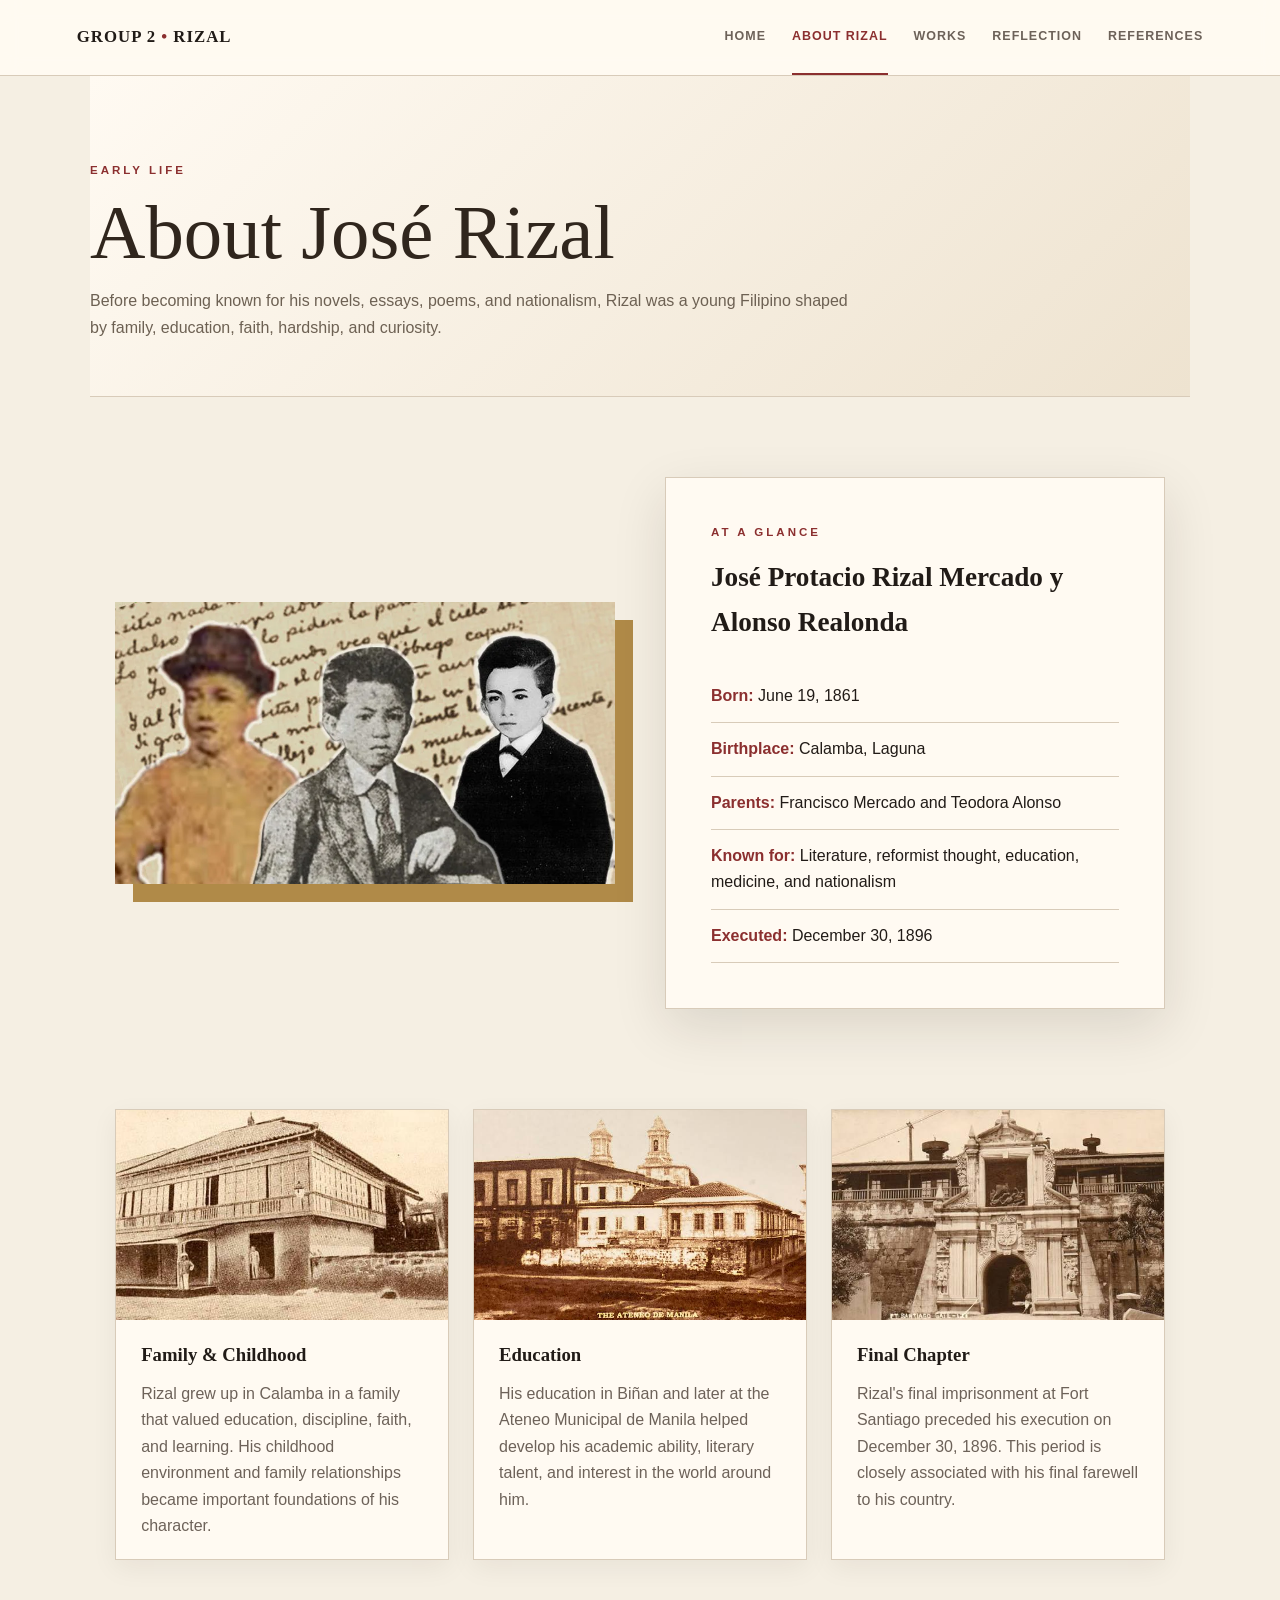
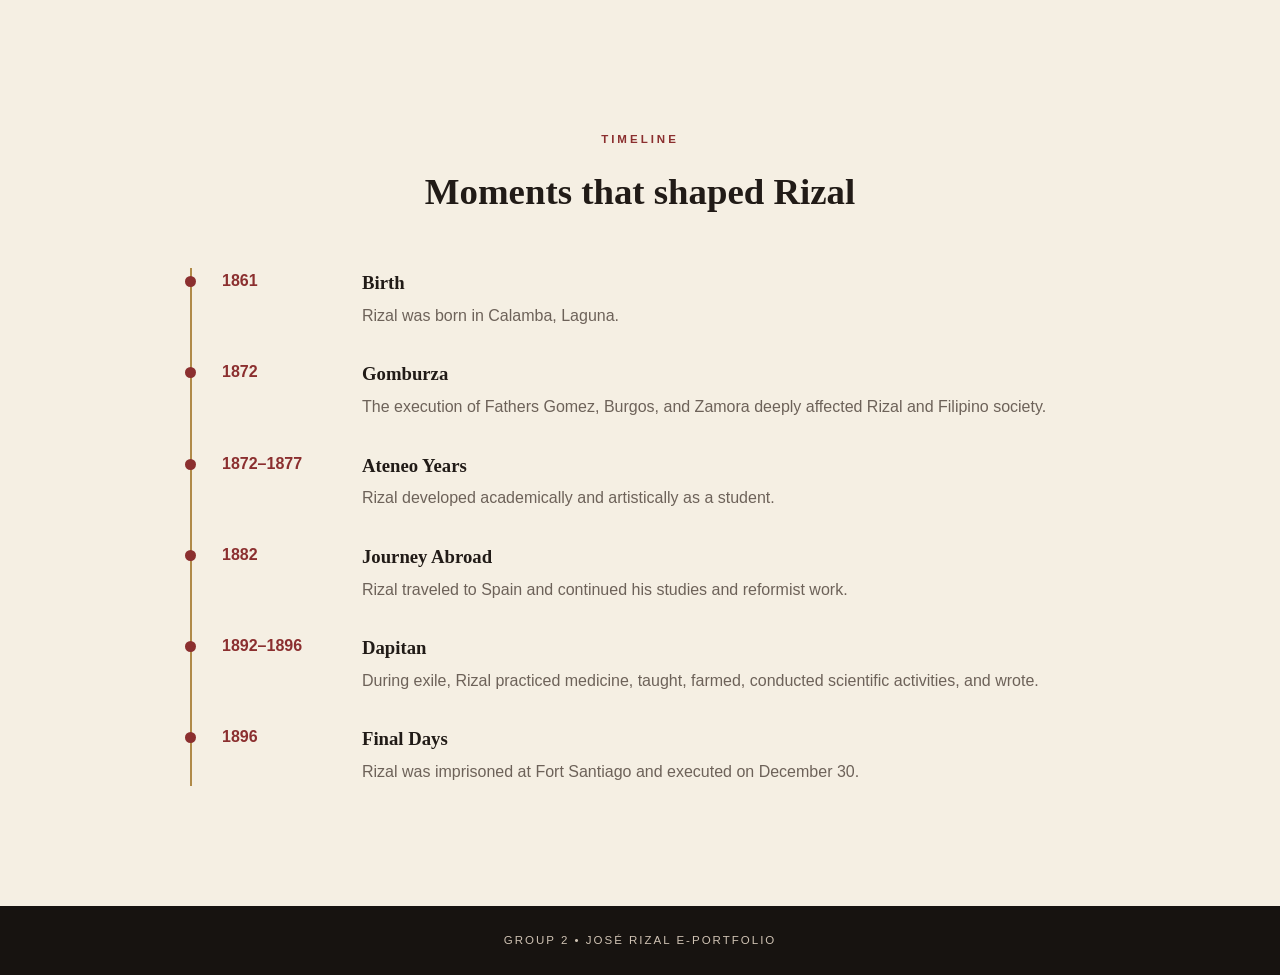
<file: about.html>
<!DOCTYPE html>
<html lang="en">
<head>
  <meta charset="UTF-8">
  <meta name="viewport" content="width=device-width, initial-scale=1.0">
  <title>About Rizal | Rizal E-Portfolio</title>
  <link rel="stylesheet" href="./style.css">
</head>
<body>
<header class="site-header">
  <a href="home.html" class="brand">GROUP 2 <span>•</span> RIZAL</a>
  <button class="menu-toggle" onclick="toggleMenu()">☰</button>
  <nav id="mainNav">
    <a href="home.html">HOME</a><a class="active" href="about.html">ABOUT RIZAL</a><a href="works.html">WORKS</a><a href="reflection.html">REFLECTION</a><a href="references.html">REFERENCES</a>
  </nav>
</header>

<main class="page">
  <section class="page-hero">
    <p class="eyebrow">EARLY LIFE</p>
    <h1>About José Rizal</h1>
    <p>Before becoming known for his novels, essays, poems, and nationalism, Rizal was a young Filipino shaped by family, education, faith, hardship, and curiosity.</p>
  </section>

  <section class="about-grid">
    <div class="about-image large-image"><img src="images/young-rizal.jpg" alt="Young José Rizal" onerror="this.classList.add('image-missing')"></div>
    <div class="paper-card">
      <p class="eyebrow">AT A GLANCE</p>
      <h2>José Protacio Rizal Mercado y Alonso Realonda</h2>
      <ul class="fact-list">
        <li><strong>Born:</strong> June 19, 1861</li>
        <li><strong>Birthplace:</strong> Calamba, Laguna</li>
        <li><strong>Parents:</strong> Francisco Mercado and Teodora Alonso</li>
        <li><strong>Known for:</strong> Literature, reformist thought, education, medicine, and nationalism</li>
        <li><strong>Executed:</strong> December 30, 1896</li>
      </ul>
    </div>
  </section>

  <section class="story-grid">
    <article class="story-card"><img src="images/rizal-ancestral-house.jpg" alt="Rizal ancestral house" onerror="this.classList.add('image-missing')"><h3>Family & Childhood</h3><p>Rizal grew up in Calamba in a family that valued education, discipline, faith, and learning. His childhood environment and family relationships became important foundations of his character.</p></article>
    <article class="story-card"><img src="images/rizal-ateneo.jpg" alt="Ateneo and Rizal's education" onerror="this.classList.add('image-missing')"><h3>Education</h3><p>His education in Biñan and later at the Ateneo Municipal de Manila helped develop his academic ability, literary talent, and interest in the world around him.</p></article>
    <article class="story-card"><img src="images/fort-santiago.jpg" alt="Fort Santiago" onerror="this.classList.add('image-missing')"><h3>Final Chapter</h3><p>Rizal's final imprisonment at Fort Santiago preceded his execution on December 30, 1896. This period is closely associated with his final farewell to his country.</p></article>
  </section>

  <section class="timeline-section">
    <div class="section-heading"><p class="eyebrow">TIMELINE</p><h2>Moments that shaped Rizal</h2></div>
    <div class="timeline">
      <div class="timeline-item"><span>1861</span><div><h3>Birth</h3><p>Rizal was born in Calamba, Laguna.</p></div></div>
      <div class="timeline-item"><span>1872</span><div><h3>Gomburza</h3><p>The execution of Fathers Gomez, Burgos, and Zamora deeply affected Rizal and Filipino society.</p></div></div>
      <div class="timeline-item"><span>1872–1877</span><div><h3>Ateneo Years</h3><p>Rizal developed academically and artistically as a student.</p></div></div>
      <div class="timeline-item"><span>1882</span><div><h3>Journey Abroad</h3><p>Rizal traveled to Spain and continued his studies and reformist work.</p></div></div>
      <div class="timeline-item"><span>1892–1896</span><div><h3>Dapitan</h3><p>During exile, Rizal practiced medicine, taught, farmed, conducted scientific activities, and wrote.</p></div></div>
      <div class="timeline-item"><span>1896</span><div><h3>Final Days</h3><p>Rizal was imprisoned at Fort Santiago and executed on December 30.</p></div></div>
    </div>
  </section>
</main>
<footer>GROUP 2 • JOSÉ RIZAL E-PORTFOLIO</footer>
<script src="./script.js" defer></script>
</body>
</html>
</file>
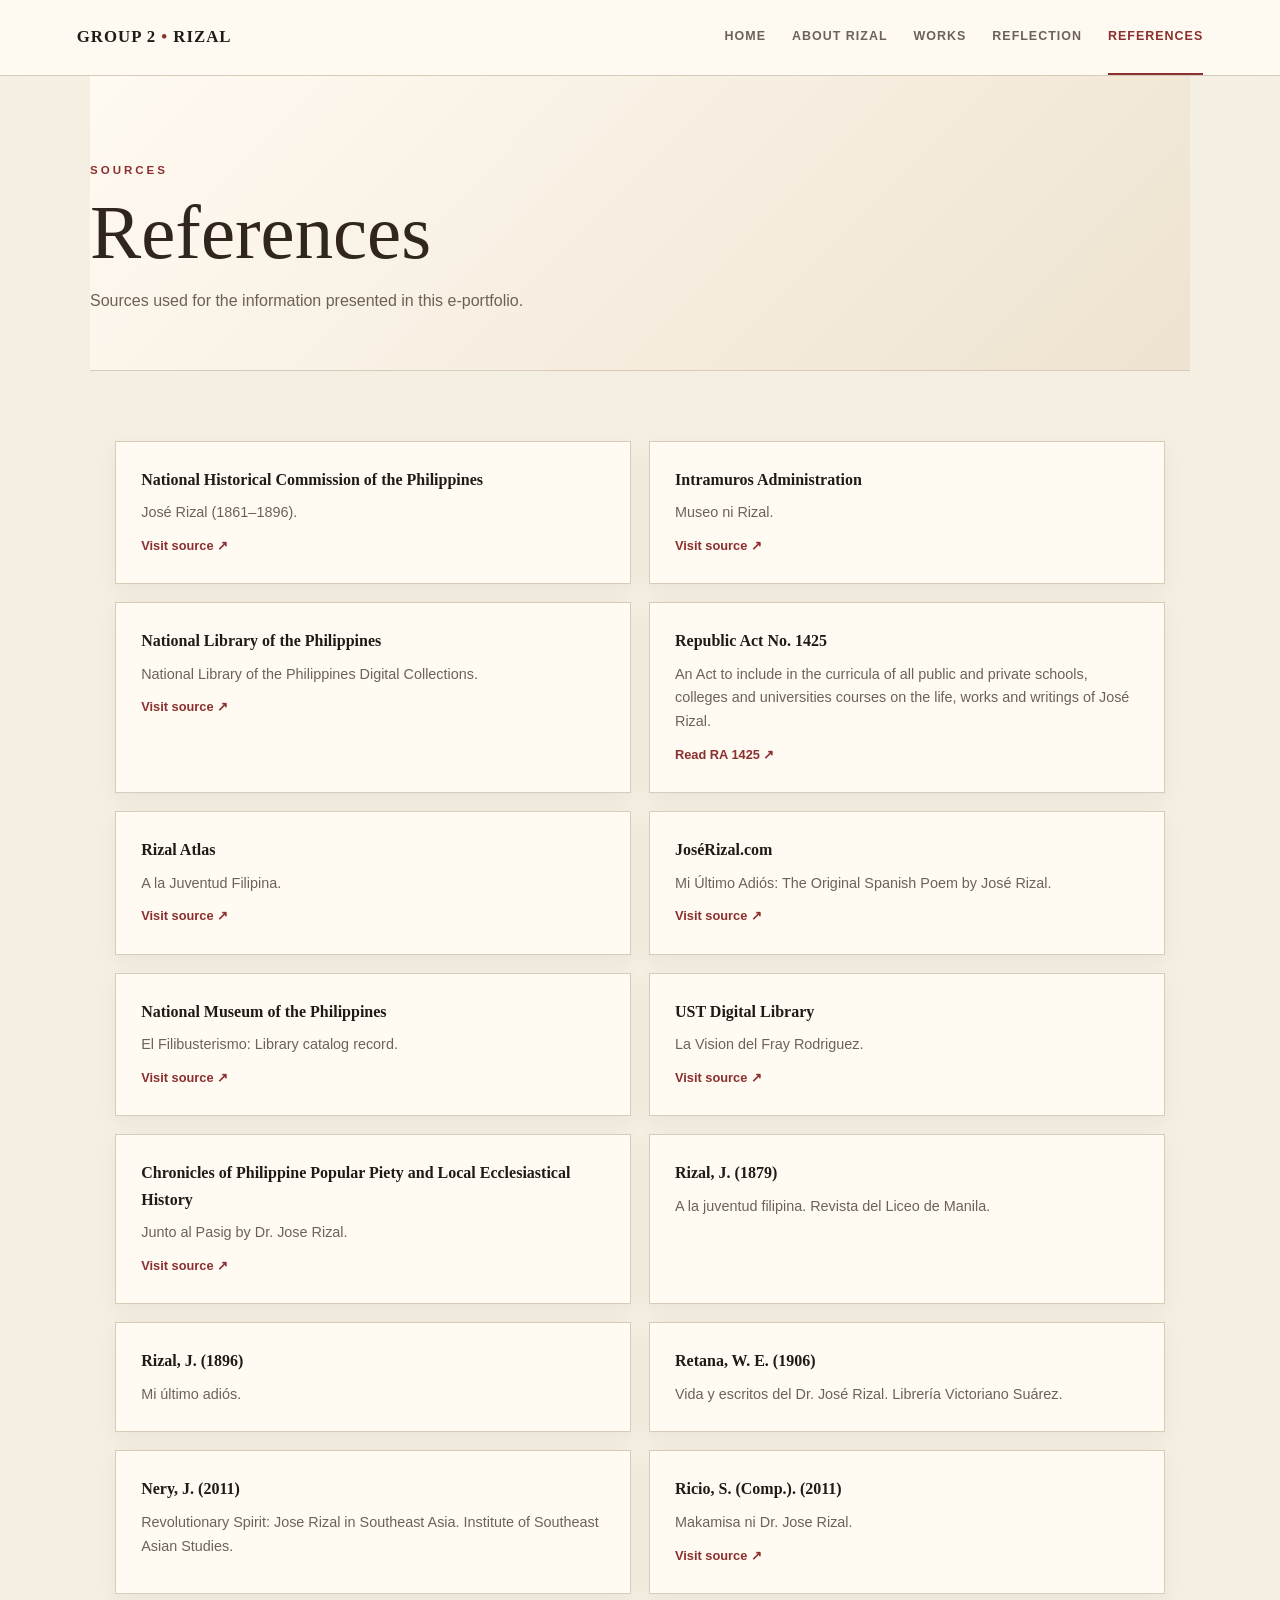
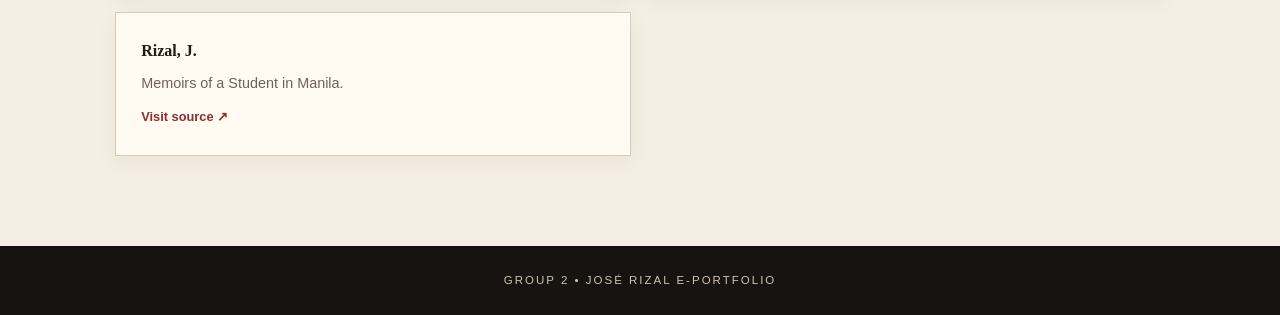
<file: references.html>
<!DOCTYPE html>
<html lang="en">
<head>
  <meta charset="UTF-8">
  <meta name="viewport" content="width=device-width, initial-scale=1.0">
  <title>References | Rizal E-Portfolio</title>
  <link rel="stylesheet" href="./style.css">
</head>
<body>
<header class="site-header">
  <a href="home.html" class="brand">GROUP 2 <span>•</span> RIZAL</a>
  <button class="menu-toggle" onclick="toggleMenu()">☰</button>
  <nav id="mainNav">
    <a href="home.html">HOME</a><a href="about.html">ABOUT RIZAL</a><a href="works.html">WORKS</a><a href="reflection.html">REFLECTION</a><a class="active" href="references.html">REFERENCES</a>
  </nav>
</header>

<main class="page">
  <section class="page-hero">
    <p class="eyebrow">SOURCES</p>
    <h1>References</h1>
    <p>Sources used for the information presented in this e-portfolio.</p>
  </section>

  <section class="reference-list">
    <article>
      <h3>National Historical Commission of the Philippines</h3>
      <p>José Rizal (1861–1896).</p>
      <a href="https://philhistoricsites.nhcp.gov.ph/registry_database/jose-rizal-1861-1896/" target="_blank">Visit source ↗</a>
    </article>
    <article>
      <h3>Intramuros Administration</h3>
      <p>Museo ni Rizal.</p>
      <a href="https://intramuros.gov.ph/mnr/" target="_blank">Visit source ↗</a>
    </article>
    <article>
      <h3>National Library of the Philippines</h3>
      <p>National Library of the Philippines Digital Collections.</p>
      <a href="https://nlpdl.nlp.gov.ph/" target="_blank">Visit source ↗</a>
    </article>
    <article>
      <h3>Republic Act No. 1425</h3>
      <p>An Act to include in the curricula of all public and private schools, colleges and universities courses on the life, works and writings of José Rizal.</p>
      <a href="https://lawphil.net/statutes/repacts/ra1956/ra_1425_1956.html" target="_blank">Read RA 1425 ↗</a>
    </article>
    <article>
      <h3>Rizal Atlas</h3>
      <p>A la Juventud Filipina.</p>
      <a href="https://askrizal.app/atlas/works/a-la-juventud-filipina/" target="_blank">Visit source ↗</a>
    </article>
    <article>
      <h3>JoséRizal.com</h3>
      <p>Mi Último Adiós: The Original Spanish Poem by José Rizal.</p>
      <a href="https://www.joserizal.com/works/mi-ultimo-adios/" target="_blank">Visit source ↗</a>
    </article>
    <article>
      <h3>National Museum of the Philippines</h3>
      <p>El Filibusterismo: Library catalog record.</p>
      <a href="https://library.nationalmuseum.gov.ph/cgi-bin/koha/opac-detail.pl?biblionumber=3677" target="_blank">Visit source ↗</a>
    </article>
    <article>
      <h3>UST Digital Library</h3>
      <p>La Vision del Fray Rodriguez.</p>
      <a href="https://digilib.ust.edu.ph/digital/collection/section5/id/36632" target="_blank">Visit source ↗</a>
    </article>
    <article>
      <h3>Chronicles of Philippine Popular Piety and Local Ecclesiastical History</h3>
      <p>Junto al Pasig by Dr. Jose Rizal.</p>
      <a href="https://pintakasiph.wordpress.com/2021/06/26/junto-al-pasig-by-dr-jose-rizal/" target="_blank">Visit source ↗</a>
    </article>
    <article>
      <h3>Rizal, J. (1879)</h3>
      <p>A la juventud filipina. Revista del Liceo de Manila.</p>
    </article>
    <article>
      <h3>Rizal, J. (1896)</h3>
      <p>Mi último adiós.</p>
    </article>
    <article>
      <h3>Retana, W. E. (1906)</h3>
      <p>Vida y escritos del Dr. José Rizal. Librería Victoriano Suárez.</p>
    </article>
    <article>
      <h3>Nery, J. (2011)</h3>
      <p>Revolutionary Spirit: Jose Rizal in Southeast Asia. Institute of Southeast Asian Studies.</p>
    </article>
    <article>
      <h3>Ricio, S. (Comp.). (2011)</h3>
      <p>Makamisa ni Dr. Jose Rizal.</p>
      <a href="https://www.scribd.com/doc/61250746/Makamisa-Ni-Dr-Jose-Rizal-1" target="_blank">Visit source ↗</a>
    </article>
    <article>
      <h3>Rizal, J.</h3>
      <p>Memoirs of a Student in Manila.</p>
      <a href="https://www.scribd.com/doc/37526746/Memoirs-of-a-Student-in-Manila" target="_blank">Visit source ↗</a>
    </article>
  </section>
</main>
<footer>GROUP 2 • JOSÉ RIZAL E-PORTFOLIO</footer>
<script src="./script.js" defer></script>
</body>
</html>
</file>
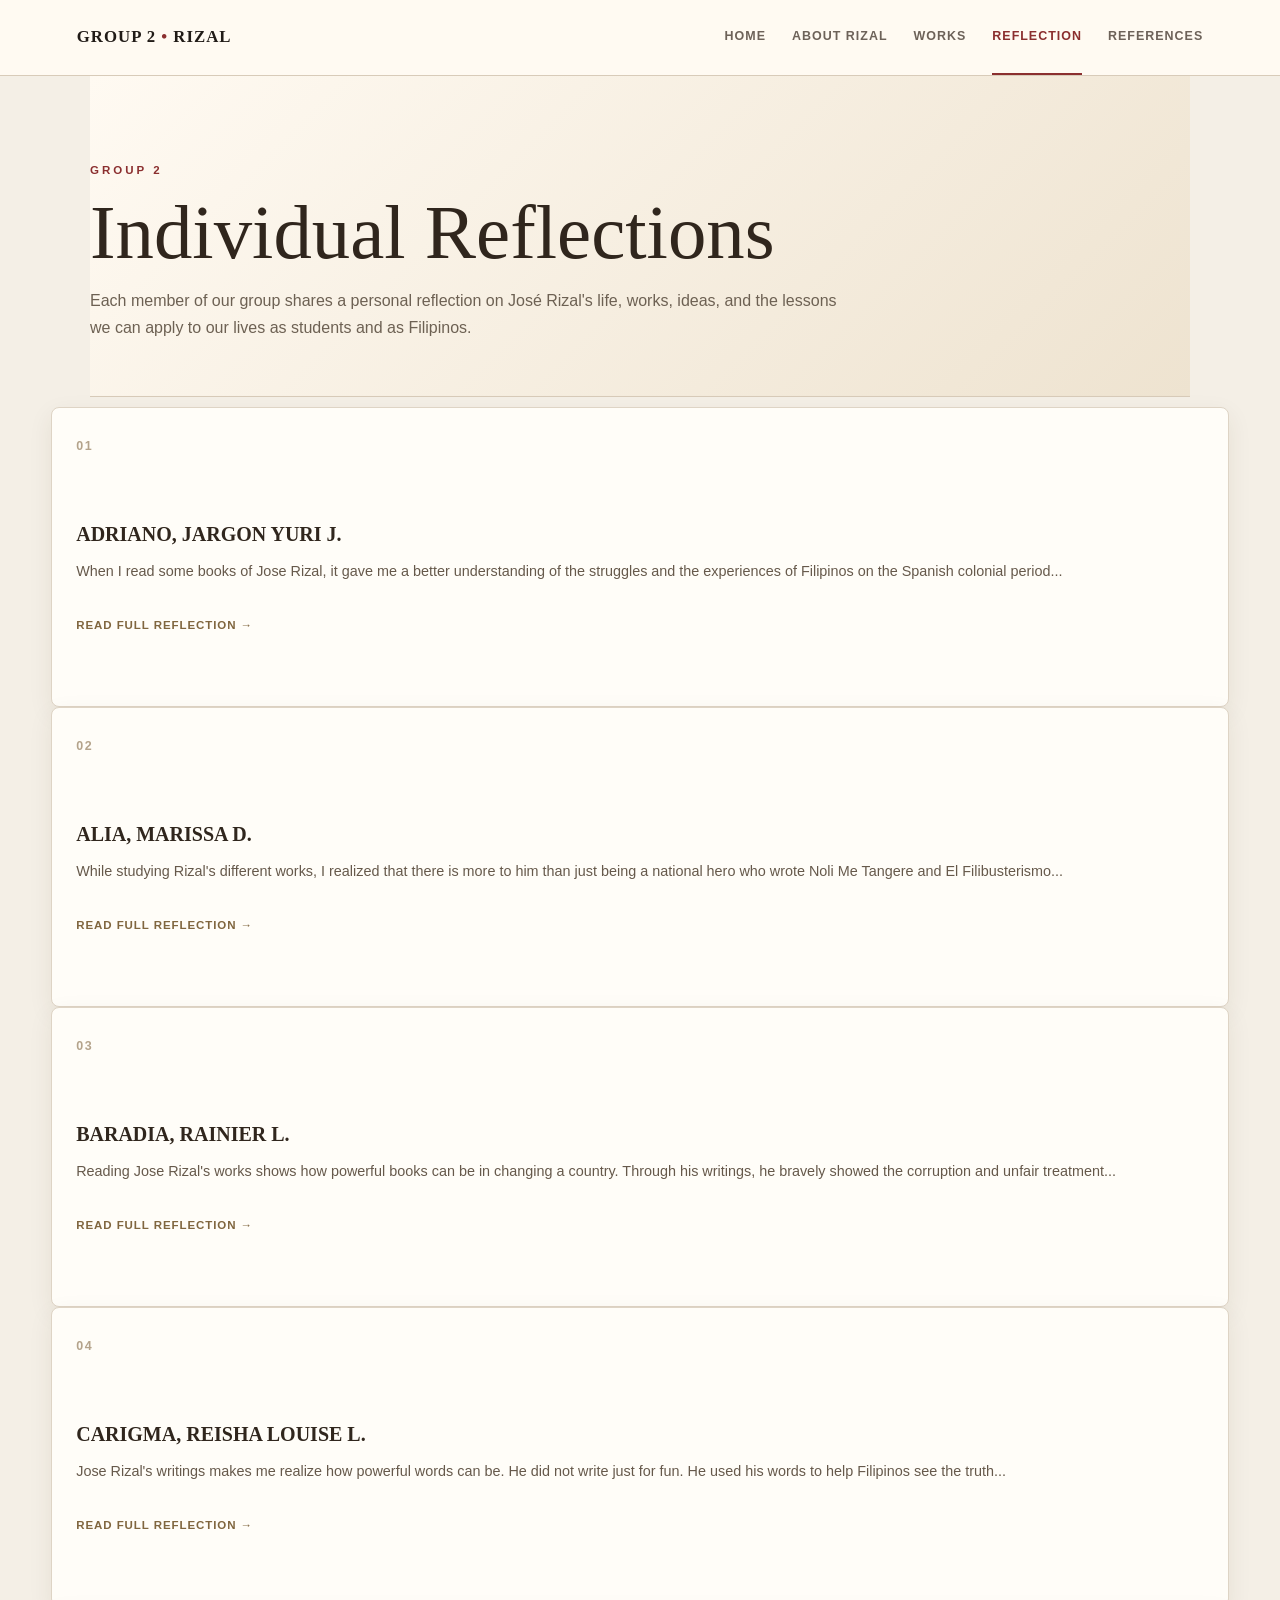
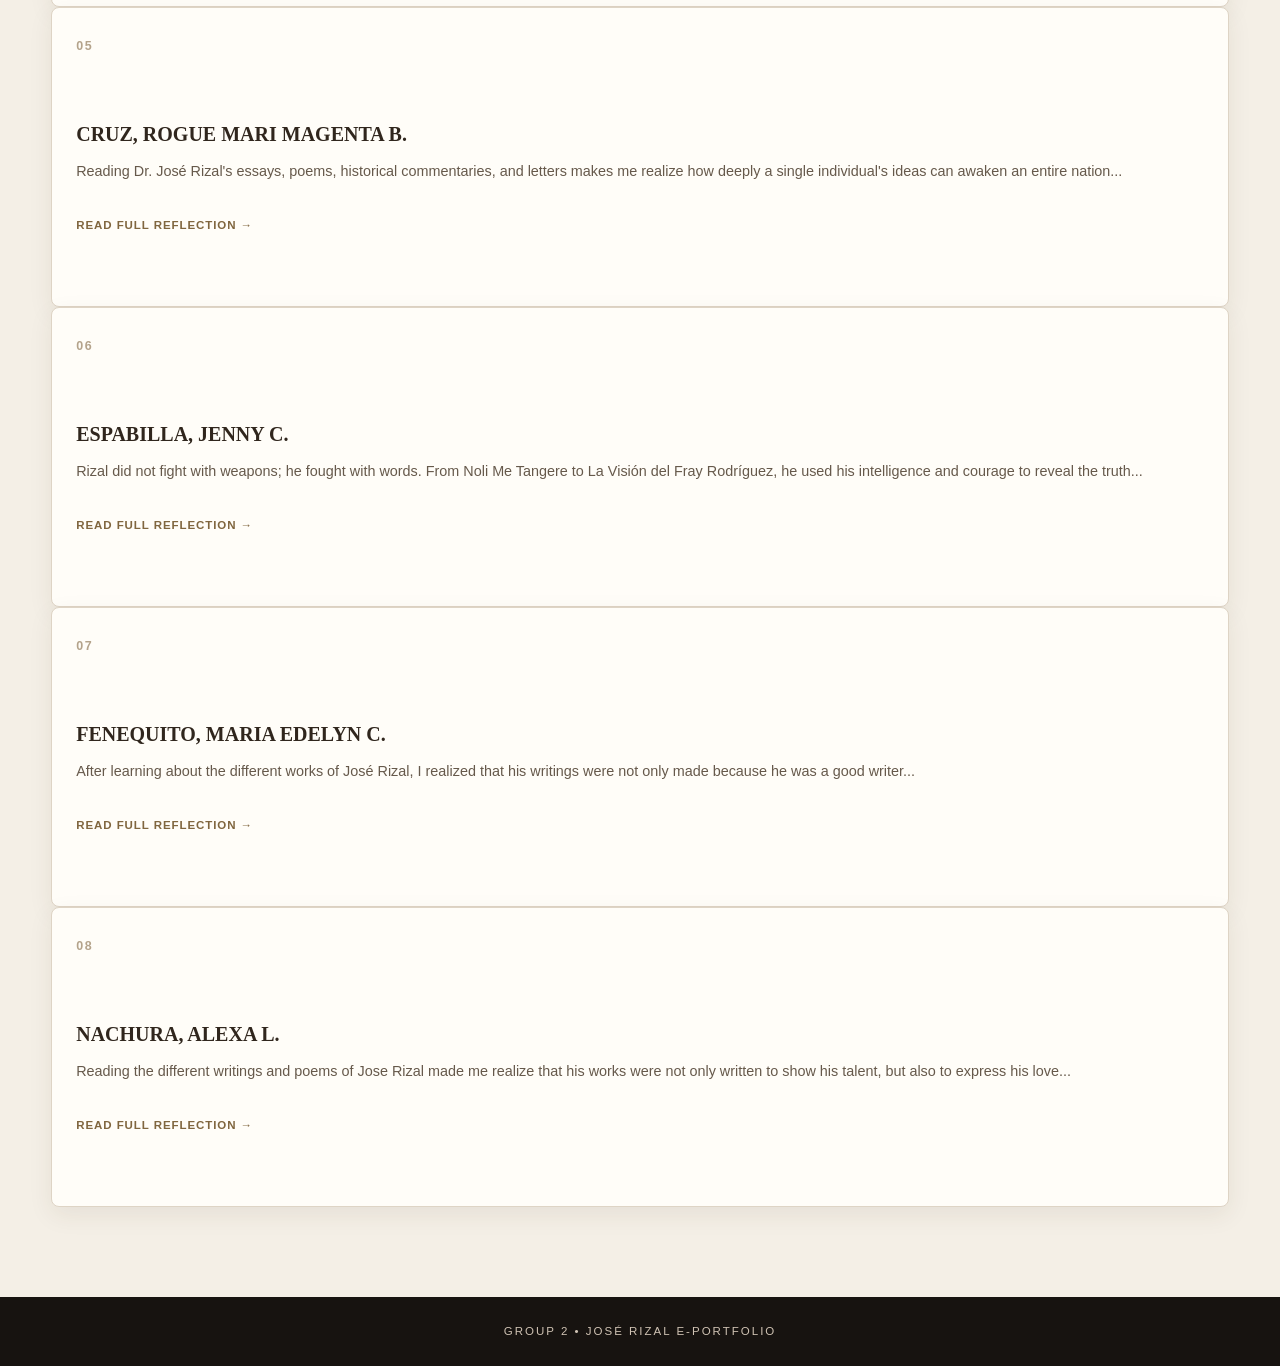
<file: reflection.html>
<!DOCTYPE html>
<html lang="en">
<head>
  <meta charset="UTF-8">
  <meta name="viewport" content="width=device-width, initial-scale=1.0">

  <title>Reflection | Rizal E-Portfolio</title>

  <link rel="stylesheet" href="style.css">
</head>

<body class="reflection-page">

<!-- =========================
     HEADER
========================= -->

<header class="site-header">

  <a href="home.html" class="brand">
    GROUP 2 <span>•</span> RIZAL
  </a>

  <button class="menu-toggle" onclick="toggleMenu()">☰</button>

  <nav id="mainNav">
    <a href="home.html">HOME</a>
    <a href="about.html">ABOUT RIZAL</a>
    <a href="works.html">WORKS</a>
    <a class="active" href="reflection.html">REFLECTION</a>
    <a href="references.html">REFERENCES</a>
  </nav>

</header>


<!-- =========================
     MAIN CONTENT
========================= -->

<main class="page">

  <!-- PAGE HERO -->

  <section class="page-hero">

    <p class="eyebrow">GROUP 2</p>

    <h1>Individual Reflections</h1>

    <p>
      Each member of our group shares a personal reflection on
      José Rizal's life, works, ideas, and the lessons we can
      apply to our lives as students and as Filipinos.
    </p>

  </section>


  <!-- =========================
       REFLECTION CARDS
  ========================= -->

  <section class="individual-reflections">


    <!-- 01 ADRIANO -->

    <article
      class="individual-reflection"
      onclick="openReflection('adriano')"
    >

      <div class="reflection-number">
        01
      </div>

      <div class="reflection-content">

        <h2>
          ADRIANO, JARGON YURI J.
        </h2>

        <p>
          When I read some books of Jose Rizal, it gave me a
          better understanding of the struggles and the
          experiences of Filipinos on the Spanish colonial period...
        </p>

        <span class="read-more">
          READ FULL REFLECTION →
        </span>

      </div>

    </article>


    <!-- 02 ALIA -->

    <article
      class="individual-reflection"
      onclick="openReflection('alia')"
    >

      <div class="reflection-number">
        02
      </div>

      <div class="reflection-content">

        <h2>
          ALIA, MARISSA D.
        </h2>

        <p>
          While studying Rizal's different works, I realized
          that there is more to him than just being a national
          hero who wrote Noli Me Tangere and El Filibusterismo...
        </p>

        <span class="read-more">
          READ FULL REFLECTION →
        </span>

      </div>

    </article>


    <!-- 03 BARADIA -->

    <article
      class="individual-reflection"
      onclick="openReflection('baradia')"
    >

      <div class="reflection-number">
        03
      </div>

      <div class="reflection-content">

        <h2>
          BARADIA, RAINIER L.
        </h2>

        <p>
          Reading Jose Rizal's works shows how powerful books
          can be in changing a country. Through his writings,
          he bravely showed the corruption and unfair treatment...
        </p>

        <span class="read-more">
          READ FULL REFLECTION →
        </span>

      </div>

    </article>


    <!-- 04 CARIGMA -->

    <article
      class="individual-reflection"
      onclick="openReflection('carigma')"
    >

      <div class="reflection-number">
        04
      </div>

      <div class="reflection-content">

        <h2>
          CARIGMA, REISHA LOUISE L.
        </h2>

        <p>
          Jose Rizal's writings makes me realize how powerful
          words can be. He did not write just for fun. He used
          his words to help Filipinos see the truth...
        </p>

        <span class="read-more">
          READ FULL REFLECTION →
        </span>

      </div>

    </article>


    <!-- 05 CRUZ -->

    <article
      class="individual-reflection"
      onclick="openReflection('cruz')"
    >

      <div class="reflection-number">
        05
      </div>

      <div class="reflection-content">

        <h2>
          CRUZ, ROGUE MARI MAGENTA B.
        </h2>

        <p>
          Reading Dr. José Rizal's essays, poems, historical
          commentaries, and letters makes me realize how deeply
          a single individual's ideas can awaken an entire nation...
        </p>

        <span class="read-more">
          READ FULL REFLECTION →
        </span>

      </div>

    </article>


    <!-- 06 ESPABILLA -->

    <article
      class="individual-reflection"
      onclick="openReflection('espabilla')"
    >

      <div class="reflection-number">
        06
      </div>

      <div class="reflection-content">

        <h2>
          ESPABILLA, JENNY C.
        </h2>

        <p>
          Rizal did not fight with weapons; he fought with words.
          From Noli Me Tangere to La Visión del Fray Rodríguez,
          he used his intelligence and courage to reveal the truth...
        </p>

        <span class="read-more">
          READ FULL REFLECTION →
        </span>

      </div>

    </article>


    <!-- 07 FENEQUITO -->

    <article
      class="individual-reflection"
      onclick="openReflection('fenequito')"
    >

      <div class="reflection-number">
        07
      </div>

      <div class="reflection-content">

        <h2>
          FENEQUITO, MARIA EDELYN C.
        </h2>

        <p>
          After learning about the different works of José
          Rizal, I realized that his writings were not only made
          because he was a good writer...
        </p>

        <span class="read-more">
          READ FULL REFLECTION →
        </span>

      </div>

    </article>


    <!-- 08 NACHURA -->

    <article
      class="individual-reflection"
      onclick="openReflection('nachura')"
    >

      <div class="reflection-number">
        08
      </div>

      <div class="reflection-content">

        <h2>
          NACHURA, ALEXA L.
        </h2>

        <p>
          Reading the different writings and poems of Jose Rizal
          made me realize that his works were not only written
          to show his talent, but also to express his love...
        </p>

        <span class="read-more">
          READ FULL REFLECTION →
        </span>

      </div>

    </article>


  </section>

</main>


<!-- =====================================================
     REFLECTION MODALS
===================================================== -->


<!-- =========================
     ADRIANO
========================= -->

<div id="adriano" class="reflection-modal">

  <div class="reflection-modal-content">

    <button
      class="reflection-close"
      onclick="closeReflection('adriano')"
    >
      ×
    </button>

    <p class="eyebrow">INDIVIDUAL REFLECTION</p>

    <h2>ADRIANO, JARGON YURI J.</h2>

    <div class="full-reflection">

      <p>
        When I read some books of Jose Rizal, it gave me a better
        understanding of the struggles and the experiences of
        Filipinos on the Spanish colonial period. Before reading
        his works, I mostly knew Rizal as the national hero who
        wrote Noli Me Tangere and El Filibusterismo. Somehow,
        learning his writings made me realize that his books has
        deeper meanings and were meant to show the problems
        happening in Philippine society.
      </p>

      <p>
        What I found interesting is how Rizal used different kinds
        of writing to express his ideas. In his essay named
        “Sobre la indolencia de los filipinos”, he explained that
        Filipinos were not naturally lazy, but the conditions
        created by the colonial rule contributed to their situation.
        In his work named “Filipinas Dentro de Cien Anos”, he
        discussed the possible future of the Philippines and how
        the country could eventually change.
      </p>

      <p>
        In his work named “Sa mga kababaihang taga Malolos” also
        showed his belief in education, especially for women, and
        encouraged them to think for themselves. Meanwhile for his
        last work “Mi Ultimo Adios,” showed his love for his country
        and his willingness to sacrifice his life for it.
      </p>

      <p>
        In the end, Rizal’s work made me understand how powerful a
        simple writing and knowledge can do. He used his talent not
        just to create stories, but to question the problems of
        society and inspire Filipino to become more aware of their
        rights and responsibilities.
      </p>

      <p>
        Even though his work was made like about a hundred years ago,
        many of his ideas about education and social problems still
        exist today. For me, studying Rizal works is not only
        remembering him as a national hero, but also understanding
        the message he wanted to leave for the future generations.
      </p>

    </div>

  </div>

</div>


<!-- =========================
     ALIA
========================= -->

<div id="alia" class="reflection-modal">

  <div class="reflection-modal-content">

    <button
      class="reflection-close"
      onclick="closeReflection('alia')"
    >
      ×
    </button>

    <p class="eyebrow">INDIVIDUAL REFLECTION</p>

    <h2>ALIA, MARISSA D.</h2>

    <div class="full-reflection">

      <p>
        While studying Rizal's different works, I realized that
        there is more to him than just being a national hero who
        wrote Noli Me Tangere and El Filibusterismo. His poems,
        essays, letters, and novels showed how observant he was
        about the problems happening around him.
      </p>

      <p>
        What I found meaningful was that he used his writing to
        express what many Filipinos were experiencing and to make
        people think about their situation. A La Juventud Filipina
        also stood out to me because of its message to the youth.
        It made me think that even as a student, I already have the
        ability to contribute something, even if it is only through
        small things.
      </p>

      <p>
        Another work that really caught my attention was
        Mi Último Adiós. Knowing that Rizal wrote it before his
        execution made the message of love and sacrifice for the
        Philippines more meaningful.
      </p>

      <p>
        His works made me realize that knowledge is not only
        something we use for school or for ourselves. It can also
        be used to speak up, inspire others, and make a difference.
      </p>

      <p>
        I may not be able to do the same things Rizal did, but I
        can apply his values in my own way by taking my studies
        seriously, being aware of the problems around me, and
        using what I learn for something good.
      </p>

    </div>

  </div>

</div>


<!-- =========================
     BARADIA
========================= -->

<div id="baradia" class="reflection-modal">

  <div class="reflection-modal-content">

    <button
      class="reflection-close"
      onclick="closeReflection('baradia')"
    >
      ×
    </button>

    <p class="eyebrow">INDIVIDUAL REFLECTION</p>

    <h2>BARADIA, RAINIER L.</h2>

    <div class="full-reflection">

      <p>
        Reading Jose Rizal’s works shows how powerful books can be
        in changing a country. Through his writings, he bravely
        showed the corruption and unfair treatment Filipinos
        experienced under Spanish rule. His stories helped people
        see the real problems in society so they could start
        fixing them.
      </p>

      <p>
        Through Noli Me Tangere, Rizal taught us that education
        and peaceful reform are needed to improve society. However,
        El Filibusterismo showed a serious warning about what
        happens when unfairness goes on for too long. It proved
        that constant abuse leads to anger, but true freedom
        cannot be won through revenge.
      </p>

      <p>
        In his shorter writings like Makamisa and La Visión Del
        Fray Rodriguez, Rizal showed that people should not follow
        corrupt leaders blindly. He used humor and clear points to
        encourage everyone to think for themselves.
      </p>

      <p>
        Meanwhile, his personal student memoirs showed that love
        for one's country starts with family and hard work at school.
      </p>

      <p>
        Overall, Rizal's writings teach us that we cannot fix our
        problems if we pretend they do not exist. His message is
        still important today because it reminds us to always
        stand up for the truth.
      </p>

    </div>

  </div>

</div>


<!-- =========================
     CARIGMA
========================= -->

<div id="carigma" class="reflection-modal">

  <div class="reflection-modal-content">

    <button
      class="reflection-close"
      onclick="closeReflection('carigma')"
    >
      ×
    </button>

    <p class="eyebrow">INDIVIDUAL REFLECTION</p>

    <h2>CARIGMA, REISHA LOUISE L.</h2>

    <div class="full-reflection">

      <p>
        Jose Rizal's writings makes me realize how powerful words
        can be. He did not write just for fun. He used his words
        to help Filipinos see the truth about Spanish rule and to
        help them feel proud of themselves.
      </p>

      <p>
        What I like most about Rizal is how he could write in two
        different ways. He could write very beautiful, sweet poems
        about his country, but he could also write sharp stories
        to attack bad rulers.
      </p>

      <p>
        Rizal used poems to show his love for the Philippines. In
        his poem "A Filipinas", he describes the country as a
        beautiful, peaceful goddess. Back then, Spanish rulers
        made Filipinos feel weak and low. Rizal’s poem changed that.
        He reminded everyone that their homeland is beautiful and
        worthy of love. This teaches us that before we can protect
        our country, we must love it first.
      </p>

      <p>
        Rizal was very smart and brave. When bad church leaders
        attacked his famous book "Noli Me Tangere" he did not just
        stay quiet. He wrote a story called "La Vision del Fray
        Rodríguez". In this story, he showed how foolish and greedy
        some rulers were. He used humor to fight back, proving that
        you do not always need weapons to show the truth.
      </p>

      <p>
        In the end, Rizal’s writings teach us an important lesson.
      </p>

      <p>
        We should not just follow orders without thinking. He wanted
        Filipinos to go to school, think clearly, and speak up
        against bad things. For students today, Rizal challenges us
        to love our history, study hard, and use our minds to make
        our country a better place.
      </p>

    </div>

  </div>

</div>


<!-- =========================
     CRUZ
========================= -->

<div id="cruz" class="reflection-modal">

  <div class="reflection-modal-content">

    <button
      class="reflection-close"
      onclick="closeReflection('cruz')"
    >
      ×
    </button>

    <p class="eyebrow">INDIVIDUAL REFLECTION</p>

    <h2>CRUZ, ROGUE MARI MAGENTA B.</h2>

    <div class="full-reflection">

      <p>
        Reading Dr. José Rizal’s essays, poems, historical
        commentaries, and letters makes me realize how deeply a
        single individual's ideas can awaken an entire nation.
        Away from his famous novels, these shorter works offer a
        direct look into his mind, showing how he transformed
        personal encounters with colonial injustice, such as the
        execution of Gomburza and the eviction of his family in
        Calamba, into a lifelong mission for intellectual liberation.
      </p>

      <p>
        Through essays like "The Indolence of the Filipinos" and
        his historical annotations of Morga’s Sucesos, Rizal
        systematically debunked the myth that Filipinos were
        naturally inferior, restoring a sense of pride by proving
        that his countrymen possessed a rich, industrious culture
        prior to colonization.
      </p>

      <p>
        His progressive vision for women, most famously expressed
        in his letter "To the Young Women of Malolos", feels
        remarkably modern and deeply inspiring. In praising the
        young women who fought for their right to open a night
        school, Rizal argued that a society cannot advance if half
        its population is kept in forced submissiveness and
        ignorance.
      </p>

      <p>
        He urged women to cultivate their intellect, think
        critically, and reject blind obedience, emphasizing that
        strong, educated mothers are essential to raising free
        citizens. By positioning women as active drivers of
        national progress rather than passive onlookers, Rizal
        challenged deep-seated colonial stereotypes and laid the
        groundwork for gender equality in the country.
      </p>

      <p>
        Ultimately, reflecting on Rizal’s broader literary output,
        culminating in the poignant selflessness of his farewell
        poem, "Mi Último Adiós" leaves me with a profound
        appreciation for the power of the written word.
      </p>

      <p>
        He proved that genuine social change does not begin on a
        battlefield with weapons, but in the human conscience
        through education and critical thought. His life and
        writings serve as a timeless reminder that confronting
        injustice, honoring our history, and championing equality
        are ongoing responsibilities for every generation.
      </p>

    </div>

  </div>

</div>


<!-- =========================
     ESPABILLA
========================= -->

<div id="espabilla" class="reflection-modal">

  <div class="reflection-modal-content">

    <button
      class="reflection-close"
      onclick="closeReflection('espabilla')"
    >
      ×
    </button>

    <p class="eyebrow">INDIVIDUAL REFLECTION</p>

    <h2>ESPABILLA, JENNY C.</h2>

    <div class="full-reflection">

      <p>
        Rizal did not fight with weapons; he fought with words.
        From Noli Me Tangere to La Visión del Fray Rodríguez,
        he used his intelligence and courage to reveal the truth
        about the injustices happening in society.
      </p>

      <p>
        Despite the criticism and danger he faced, Rizal continued
        to stand for what he believed was right. His writings were
        not only meant to tell stories but to open the eyes of
        Filipinos and inspire them to care for their country.
      </p>

      <p>
        Even today, Rizal’s message remains relevant. Our country
        continues to face issues such as corruption, inequality,
        misinformation, and injustice. With so much information
        available to us, it is easy to know what is happening, but
        it is also easy to scroll past, stay silent, and pretend
        that these problems do not affect us.
      </p>

      <p>
        “Kabataan ang pag-asa ng bayan, ngunit paano kung ang
        kabataan ay pinipiling magbulag-bulagan sa nangyayari
        sa bayan?”
      </p>

      <p>
        Being called the hope of the nation is not only about
        achieving our personal dreams or becoming successful.
        It also means being aware of what is happening around us
        and caring about the future of our country.
      </p>

      <p>
        Rizal’s life reminds us that sometimes, the greatest danger
        is not speaking up, but choosing to remain silent when we
        know something is wrong.
      </p>

      <p>
        We may not all be like Rizal, and we may not have the power
        to change everything overnight. But we can start by opening
        our eyes, seeking the truth, and choosing to care.
      </p>

      <p>
        The youth cannot be the hope of the nation if we continue
        to close our eyes to the struggles of the nation.
      </p>

    </div>

  </div>

</div>


<!-- =========================
     FENEQUITO
========================= -->

<div id="fenequito" class="reflection-modal">

  <div class="reflection-modal-content">

    <button
      class="reflection-close"
      onclick="closeReflection('fenequito')"
    >
      ×
    </button>

    <p class="eyebrow">INDIVIDUAL REFLECTION</p>

    <h2>FENEQUITO, MARIA EDELYN C.</h2>

    <div class="full-reflection">

      <p>
        After learning about the different works of José Rizal,
        I realized that his writings were not only made because
        he was a good writer, but because he wanted to express
        what he saw and felt about the Philippines and its people.
      </p>

      <p>
        From Noli Me Tangere and El Filibusterismo to his poems,
        essays, and other writings, I noticed that many of his
        works focused on education, freedom, injustice, nationalism,
        and the importance of thinking for ourselves.
      </p>

      <p>
        What stood out to me is that Rizal used different ways to
        express his ideas. Some of his works were serious and
        political, while others were more personal and focused on
        youth, love for the country, and his own experiences.
      </p>

      <p>
        This made me understand that Rizal was not just a national
        hero who wrote two famous novels. He was also a student,
        writer, thinker, and someone who used his knowledge to
        speak about the problems of his time.
      </p>

      <p>
        As a student, I find his works meaningful because they
        remind me that education should not only be about passing
        subjects. It can also help us understand our society and
        become more aware of what is happening around us.
      </p>

      <p>
        Rizal’s works made me appreciate why his writings are still
        studied today and why his ideas continue to be relevant to
        Filipinos.
      </p>

    </div>

  </div>

</div>


<!-- =========================
     NACHURA
========================= -->

<div id="nachura" class="reflection-modal">

  <div class="reflection-modal-content">

    <button
      class="reflection-close"
      onclick="closeReflection('nachura')"
    >
      ×
    </button>

    <p class="eyebrow">INDIVIDUAL REFLECTION</p>

    <h2>NACHURA, ALEXA L.</h2>

    <div class="full-reflection">

      <p>
        Reading the different writings and poems of Jose Rizal made
        me realize that his works were not only written to show his
        talent, but also to express his love for the Philippines and
        his hopes for the Filipino people. Each of his works has its
        own message, and most of them focus on important issues such
        as freedom, education, injustice, and the future of the country.
      </p>

      <p>
        In Noli Me Tangere and El Filibusterismo, Rizal showed the
        problems Filipinos experienced during Spanish rule, such as
        unfair treatment, abuse of power, and inequality. Mi Último
        Adiós showed his deep love for the Philippines and his
        willingness to sacrifice himself for his country.
      </p>

      <p>
        His works A La Juventud Filipina and To the Young Women of
        Malolos highlighted the importance of education and the role
        of the youth in improving society.
      </p>

      <p>
        His poems, such as Mi Retiro, Himno a Talisay, Me Piden Versos,
        and A Filipinas, showed his love for nature, homesickness, and
        appreciation for his homeland. Junto al Pasig and El Consejo
        de los Dioses showed his creativity and ideas about society
        and the Philippines.
      </p>

      <p>
        His unfinished works, Makamisa and Memorias de un Estudiante
        de Manila, also showed his desire to portray Filipino life,
        while La Visión del Fray Rodriguez reflected his thoughts
        about society and religion.
      </p>

      <p>
        Overall, Rizal's works made me realize that writing can be a
        powerful way to express one's feelings and fight for change.
        He did not use weapons to fight for his country; instead,
        he used his knowledge, ideas, and writings.
      </p>

      <p>
        His works encouraged Filipinos to become educated, think for
        themselves, and love their country. For me, the most important
        lesson from Rizal is that even a single person can make a
        difference when they use their talents and knowledge for the
        greater good.
      </p>

      <p>
        His writings are still meaningful today because they remind
        us to value education, stand against injustice, help others,
        and be responsible citizens of our country.
      </p>

    </div>

  </div>

</div>


<!-- =========================
     FOOTER
========================= -->

<footer>
  GROUP 2 • JOSÉ RIZAL E-PORTFOLIO
</footer>


<!-- YOUR EXISTING JAVASCRIPT -->
<script src="script.js"></script>


<!-- REFLECTION JAVASCRIPT -->

<script>

function openReflection(id) {

  const modal = document.getElementById(id);

  if (modal) {

    modal.classList.add("show");

    document.body.style.overflow = "hidden";

  }

}


function closeReflection(id) {

  const modal = document.getElementById(id);

  if (modal) {

    modal.classList.remove("show");

    document.body.style.overflow = "";

  }

}


/* CLOSE WHEN CLICKING OUTSIDE */

document.querySelectorAll(".reflection-modal").forEach(function(modal) {

  modal.addEventListener("click", function(event) {

    if (event.target === modal) {

      modal.classList.remove("show");

      document.body.style.overflow = "";

    }

  });

});


/* CLOSE WITH ESCAPE */

document.addEventListener("keydown", function(event) {

  if (event.key === "Escape") {

    document.querySelectorAll(".reflection-modal.show")
      .forEach(function(modal) {

        modal.classList.remove("show");

      });

    document.body.style.overflow = "";

  }

});

</script>

</body>
</html>
</file>
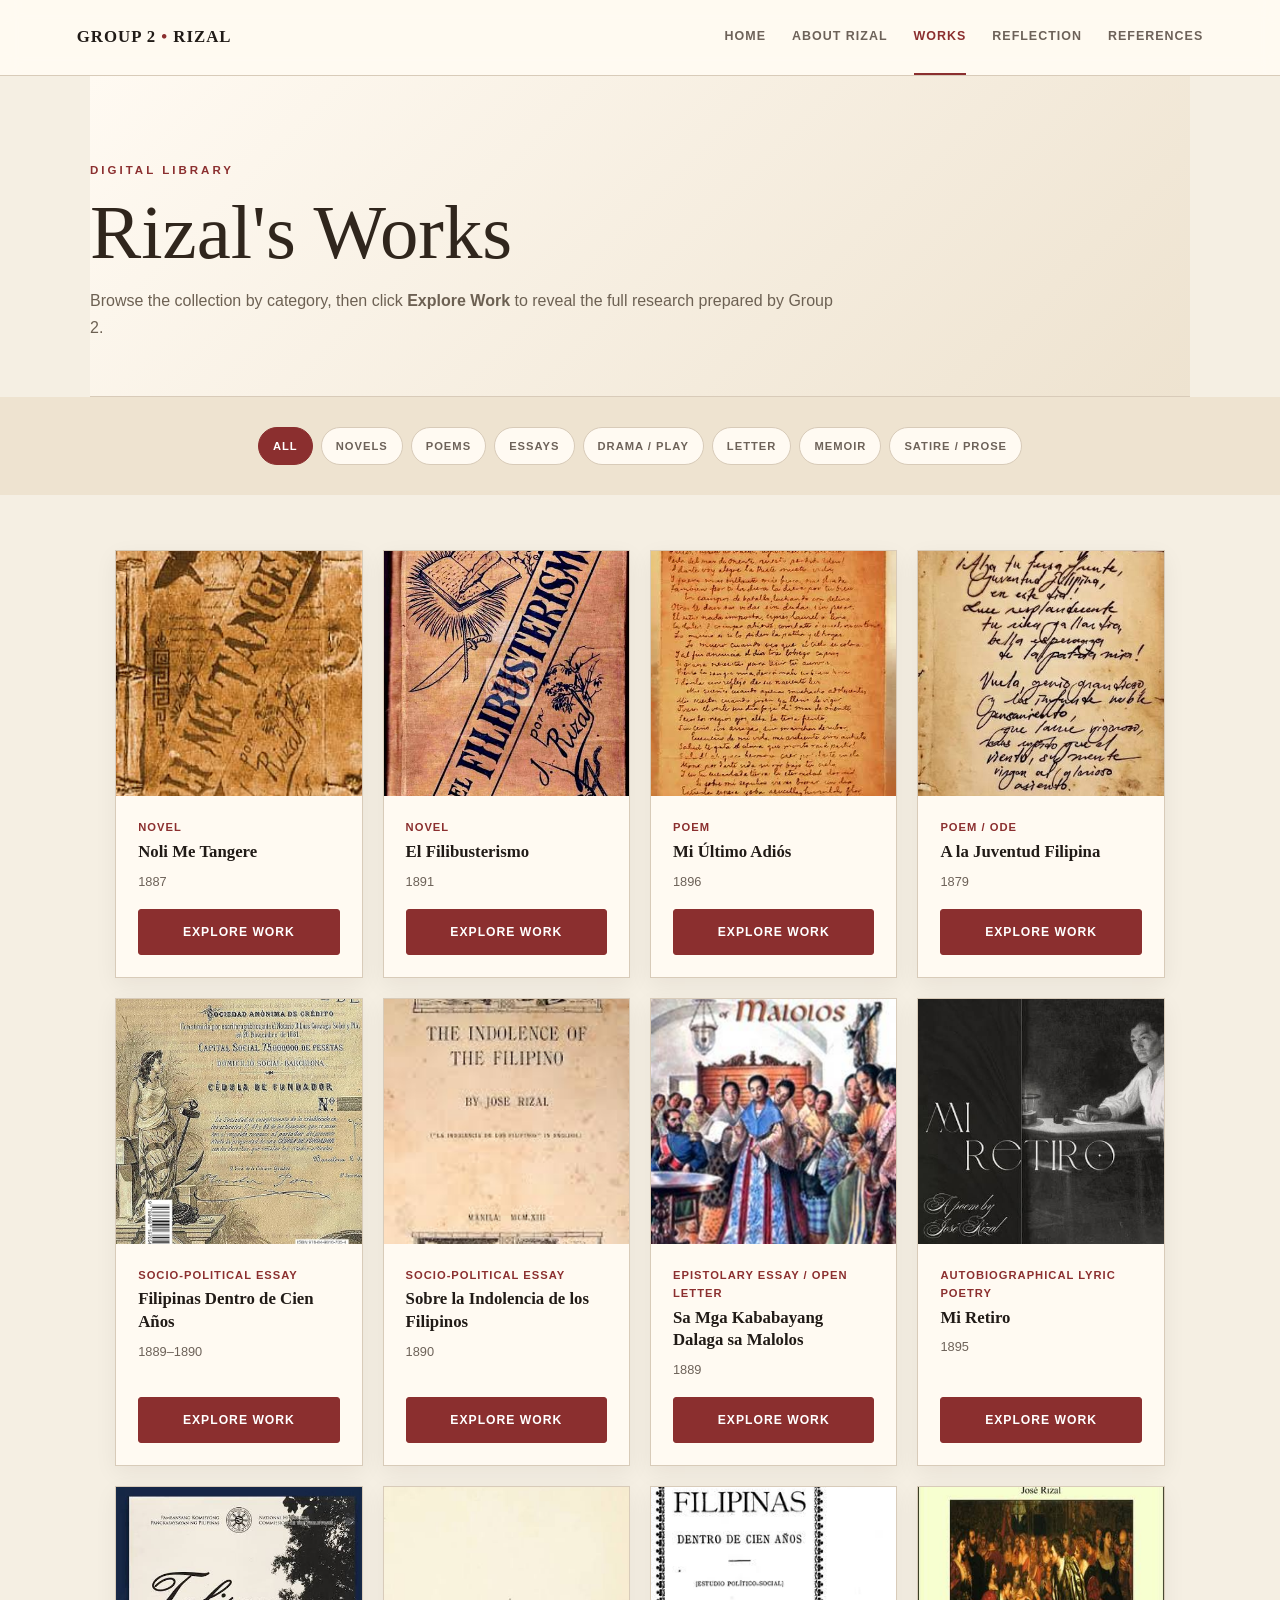
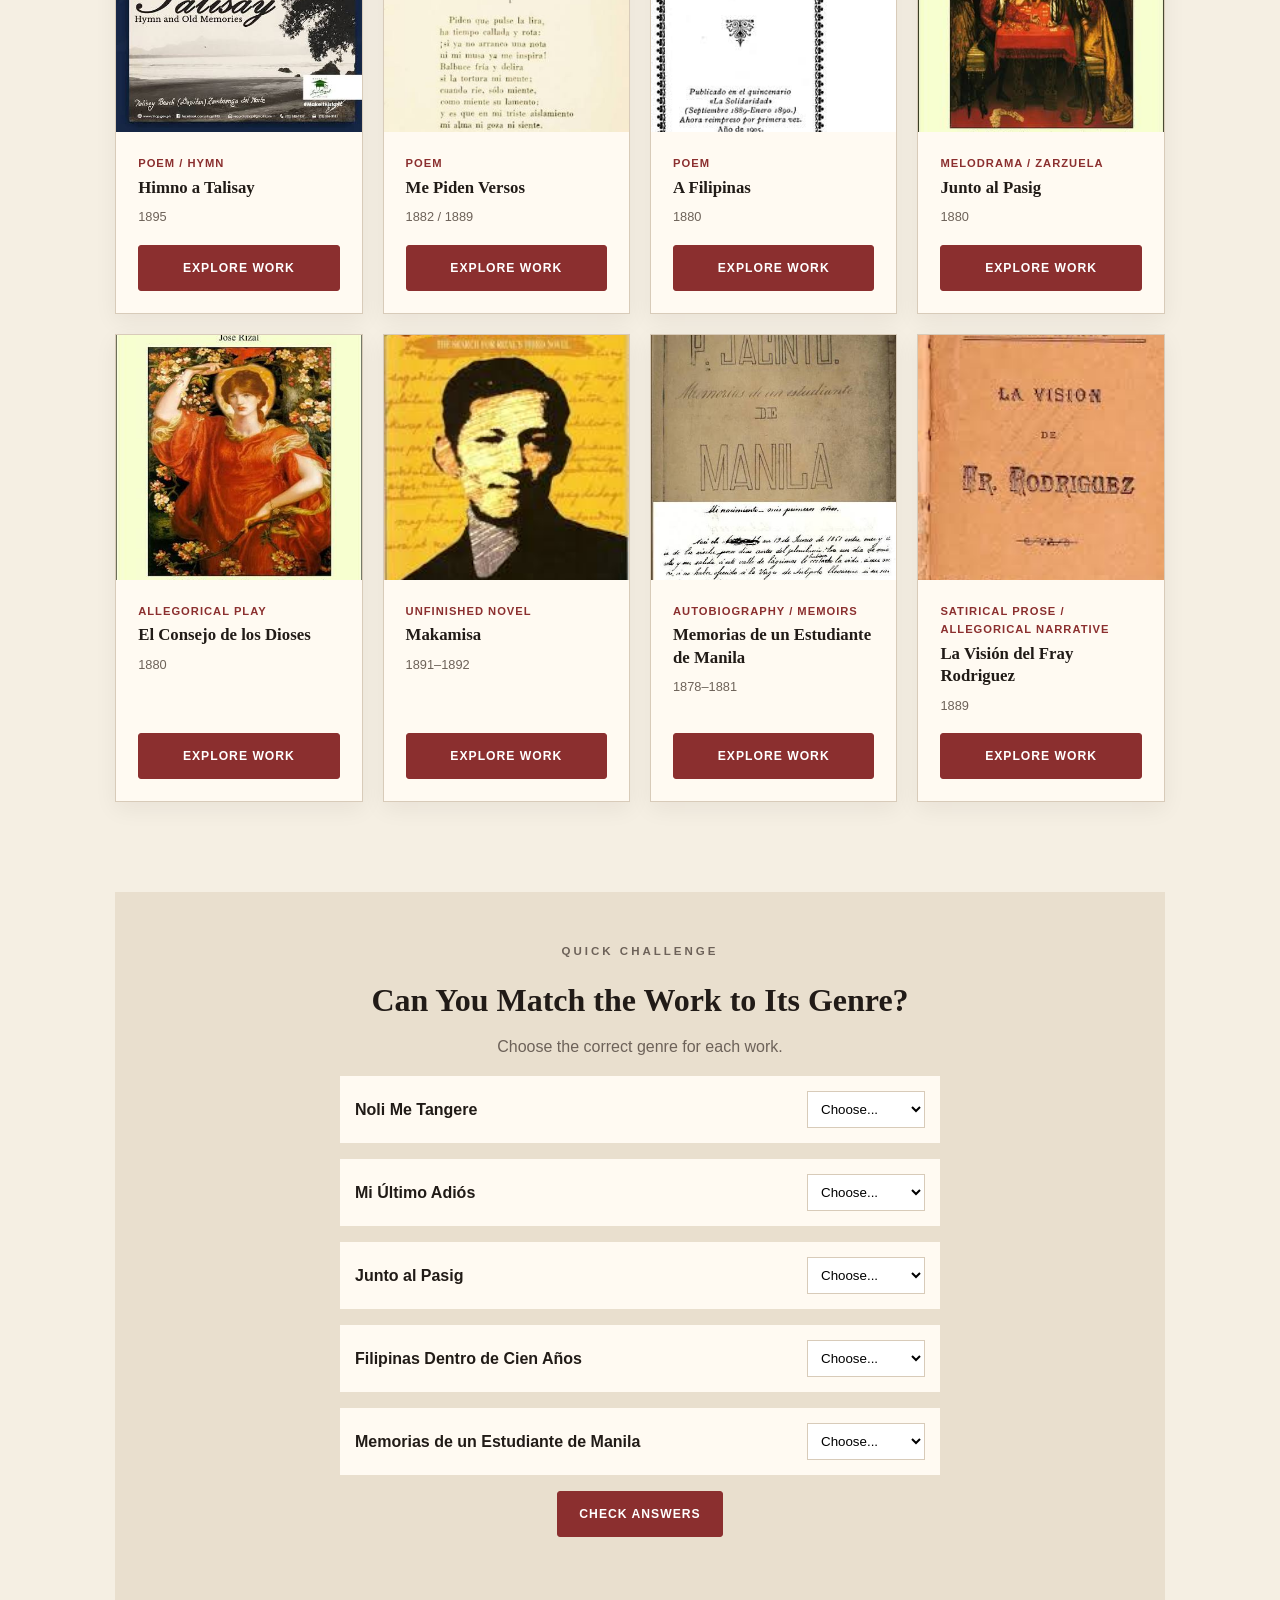
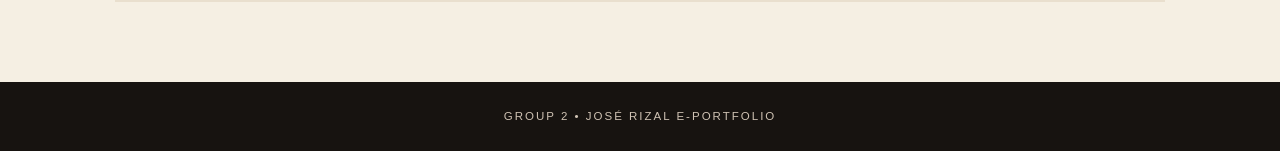
<file: works.html>
<!DOCTYPE html>
<html lang="en">
<head>
  <meta charset="UTF-8">
  <meta name="viewport" content="width=device-width, initial-scale=1.0">
  <title>Works | Rizal E-Portfolio</title>
  <link rel="stylesheet" href="./style.css">
</head>
<body>
<header class="site-header">
  <a href="home.html" class="brand">GROUP 2 <span>•</span> RIZAL</a>
  <button class="menu-toggle" onclick="toggleMenu()">☰</button>
  <nav id="mainNav">
    <a href="home.html">HOME</a><a href="about.html">ABOUT RIZAL</a><a class="active" href="works.html">WORKS</a><a href="reflection.html">REFLECTION</a><a href="references.html">REFERENCES</a>
  </nav>
</header>

<main class="page">
  <section class="page-hero">
    <p class="eyebrow">DIGITAL LIBRARY</p>
    <h1>Rizal's Works</h1>
    <p>Browse the collection by category, then click <strong>Explore Work</strong> to reveal the full research prepared by Group 2.</p>
  </section>

  <div class="filter-bar">
    <button class="filter active" data-filter="all">ALL</button>
    <button class="filter" data-filter="novel">NOVELS</button>
    <button class="filter" data-filter="poem">POEMS</button>
    <button class="filter" data-filter="essay">ESSAYS</button>
    <button class="filter" data-filter="drama">DRAMA / PLAY</button>
    <button class="filter" data-filter="letter">LETTER</button>
    <button class="filter" data-filter="memoir">MEMOIR</button>
    <button class="filter" data-filter="satire">SATIRE / PROSE</button>
  </div>

  <section id="worksGrid" class="works-grid"></section>

  <section class="mini-game">
    <p class="eyebrow">QUICK CHALLENGE</p>
    <h2>Can You Match the Work to Its Genre?</h2>
    <p>Choose the correct genre for each work.</p>
    <div id="matchGame"></div>
    <button class="primary-btn" onclick="checkMatches()">CHECK ANSWERS</button>
    <p id="matchResult" class="feedback"></p>
  </section>
</main>

<div id="workModal" class="modal hidden">
  <div class="modal-content">
    <button class="close-btn" onclick="closeModal()">×</button>
    <div id="modalBody"></div>
  </div>
</div>

<footer>GROUP 2 • JOSÉ RIZAL E-PORTFOLIO</footer>
<script src="./script.js" defer></script>
</body>
</html>
</file>
<file: style.css>
/* =========================================================
   JOSE RIZAL E-PORTFOLIO — COMPLETE STYLES
   ========================================================= */
:root{--ink:#211b17;--muted:#6d6259;--paper:#f5efe3;--paper2:#fffaf2;--accent:#8b2f2f;--gold:#b08a48;--line:#d8cbb9;--dark:#171310;--shadow:0 18px 50px rgba(37,25,15,.12)}
*{box-sizing:border-box;margin:0;padding:0}
html{scroll-behavior:smooth}
body{font-family:Arial,Helvetica,sans-serif;color:var(--ink);background:var(--paper);line-height:1.65;overflow-x:hidden}
h1,h2,h3,.brand{font-family:Georgia,"Times New Roman",serif}
a{text-decoration:none;color:inherit} img{max-width:100%;display:block} button{font:inherit;cursor:pointer}.hidden{display:none!important}
.eyebrow{font-size:.72rem;letter-spacing:3px;font-weight:700;color:var(--accent);margin-bottom:13px;text-transform:uppercase}
.primary-btn,.secondary-btn{display:inline-flex;justify-content:center;align-items:center;min-height:46px;padding:12px 21px;border:1px solid var(--accent);cursor:pointer;font-weight:700;letter-spacing:1px;font-size:.76rem;text-transform:uppercase;transition:.25s;border-radius:3px}.primary-btn{background:var(--accent);color:#fff}.primary-btn:hover{transform:translateY(-2px);box-shadow:0 8px 20px rgba(139,47,47,.25);background:#6f2424}.secondary-btn{color:var(--accent);background:transparent}.secondary-btn:hover{background:var(--accent);color:#fff}
/* NAV */
.site-header{min-height:74px;background:rgba(255,250,242,.97);border-bottom:1px solid var(--line);display:flex;align-items:center;justify-content:space-between;padding:0 6%;position:sticky;top:0;z-index:100;backdrop-filter:blur(10px)}
.brand{font-weight:700;letter-spacing:1px;font-size:1.05rem}.brand span{color:var(--accent)}
.site-header nav{display:flex;align-items:center;gap:26px}.site-header nav a{font-size:.78rem;font-weight:700;letter-spacing:1px;color:var(--muted);padding:26px 0;border-bottom:2px solid transparent;white-space:nowrap}.site-header nav a:hover,.site-header nav a.active{color:var(--accent);border-color:var(--accent)}
.menu-toggle{display:none;background:none;border:0;color:var(--ink);font-size:1.5rem;padding:8px}
/* HOME */
.hero{min-height:calc(100vh - 74px);display:grid;grid-template-columns:1.15fr .85fr;align-items:center;padding:8% 9%;gap:7%;background:radial-gradient(circle at 10% 20%,#fffaf0,transparent 35%)}
.hero h1{font-size:clamp(2.7rem,6vw,5.5rem);line-height:1.08;margin-bottom:25px;font-weight:500}.hero h1 span{color:var(--accent)}.hero-content>p:not(.eyebrow){font-size:1.05rem;color:var(--muted);max-width:650px}.hero-buttons{display:flex;gap:14px;flex-wrap:wrap;margin-top:30px}.hero-image img{width:100%;max-width:470px;margin:auto;box-shadow:25px 25px 0 var(--gold);background:#e9dfce}
.quote-section{padding:90px 12%;text-align:center;background:var(--dark);color:#f7efe2}.quote-section h2{font-size:clamp(1.5rem,3vw,2.6rem);max-width:950px;margin:auto;font-weight:500}.quote-section p{color:#c9bbaa;margin-top:18px}.quote-mark{font-family:Georgia;font-size:5rem;color:var(--gold);line-height:.7}
.preview-section,.group-section,.timeline-section{padding:90px 9%}.section-heading{text-align:center;margin-bottom:45px}.section-heading h2{font-size:2.3rem}.feature-grid{display:grid;grid-template-columns:repeat(3,1fr);gap:22px}.feature-card{background:var(--paper2);border:1px solid var(--line);padding:35px;transition:.25s}.feature-card:hover{transform:translateY(-7px);box-shadow:var(--shadow);border-color:var(--gold)}.feature-icon{font-size:2.2rem;margin-bottom:18px}.feature-card h3{font-size:1.3rem;margin-bottom:10px}.feature-card p{color:var(--muted)}
.group-section{display:flex;align-items:center;justify-content:center;gap:30px;background:#e9dfce}.group-logo{width:110px;height:110px;object-fit:contain}.group-section h2{font-size:2rem}footer{padding:25px;text-align:center;background:var(--dark);color:#cfc2b3;font-size:.72rem;letter-spacing:2px}
/* GENERAL PAGES */
.page{min-height:calc(100vh - 150px)}.page-hero{padding:85px 9% 60px;background:linear-gradient(135deg,#fffaf2,#eee3d0);border-bottom:1px solid var(--line)}.page-hero h1{font-size:clamp(2.5rem,5vw,4.3rem);margin-bottom:15px;font-weight:500}.page-hero>p:last-child{max-width:850px;color:var(--muted)}
/* ABOUT */
.about-grid{display:grid;grid-template-columns:1fr 1fr;gap:50px;padding:80px 9%;align-items:center}.large-image img{width:100%;max-height:540px;object-fit:cover;box-shadow:18px 18px 0 var(--gold)}.paper-card,.reflection-card{background:var(--paper2);border:1px solid var(--line);padding:45px;box-shadow:var(--shadow)}.paper-card h2{font-size:1.7rem;margin-bottom:25px}.fact-list{list-style:none}.fact-list li{padding:13px 0;border-bottom:1px solid var(--line)}.fact-list strong{color:var(--accent)}
.story-grid{display:grid;grid-template-columns:repeat(3,1fr);gap:24px;padding:20px 9% 80px}.story-card{background:var(--paper2);border:1px solid var(--line);overflow:hidden;box-shadow:0 8px 25px rgba(37,25,15,.06)}.story-card img{height:210px;width:100%;object-fit:cover}.story-card h3,.story-card p{margin:20px 25px}.story-card p{color:var(--muted);margin-top:-10px}
.timeline{max-width:900px;margin:auto;border-left:2px solid var(--gold);padding-left:30px}.timeline-item{position:relative;margin:30px 0;display:grid;grid-template-columns:120px 1fr;gap:20px}.timeline-item:before{content:"";position:absolute;width:11px;height:11px;background:var(--accent);border-radius:50%;left:-37px;top:8px}.timeline-item>span{font-weight:700;color:var(--accent)}.timeline-item h3{margin-bottom:4px}.timeline-item p{color:var(--muted)}
/* WORKS */
.filter-bar{padding:30px 9%;display:flex;justify-content:center;gap:8px;flex-wrap:wrap;background:#eee3d0}.filter{border:1px solid var(--line);background:var(--paper2);padding:9px 14px;font-size:.7rem;font-weight:700;letter-spacing:1px;cursor:pointer;color:var(--muted);border-radius:20px}.filter:hover,.filter.active{background:var(--accent);color:#fff;border-color:var(--accent)}
.works-grid{padding:55px 9% 90px;display:grid;grid-template-columns:repeat(4,1fr);gap:20px}.work-card{background:var(--paper2);border:1px solid var(--line);overflow:hidden;display:flex;flex-direction:column;transition:.25s;box-shadow:0 7px 22px rgba(37,25,15,.06)}.work-card:hover{transform:translateY(-6px);box-shadow:var(--shadow)}.work-card img{width:100%;height:245px;object-fit:cover;background:#ded2c0}.work-info{padding:22px;display:flex;flex-direction:column;flex:1}.work-info h3{font-size:1.05rem;line-height:1.35;margin:4px 0 7px}.work-type{font-size:.7rem;color:var(--accent);font-weight:700;text-transform:uppercase;letter-spacing:1px}.work-year{font-size:.8rem;color:var(--muted);margin-bottom:17px}.work-info .primary-btn{margin-top:auto;width:100%}
.modal{position:fixed;inset:0;background:rgba(15,10,7,.78);z-index:500;display:flex;justify-content:center;align-items:center;padding:25px}.modal-content{background:var(--paper2);width:min(1000px,100%);max-height:90vh;overflow:auto;padding:45px;position:relative;box-shadow:0 25px 80px #0008}.close-btn{position:absolute;right:18px;top:12px;background:none;border:0;font-size:2.1rem;cursor:pointer;color:var(--muted);z-index:2}.modal-layout{display:grid;grid-template-columns:280px 1fr;gap:35px}.modal-layout>img{width:100%;max-height:400px;object-fit:cover}.modal-body h2{font-size:2.2rem;margin-bottom:5px}.modal-body h3{font-size:1.05rem;color:var(--accent);margin:22px 0 6px}.modal-body p{color:#51473f}.modal-meta{color:var(--muted);font-size:.85rem}
.mini-game{margin:0 9% 80px;padding:50px;background:#e9dfce;text-align:center}.mini-game h2{font-size:2rem;margin-bottom:7px}.mini-game>p{color:var(--muted)}.match-row{display:flex;align-items:center;justify-content:center;gap:15px;margin:16px auto;max-width:600px;background:var(--paper2);padding:15px}.match-row label{font-weight:600;flex:1;text-align:left}.match-row select{padding:9px;border:1px solid var(--line);background:#fff}.feedback{font-weight:700;margin-top:15px;color:var(--accent)}
/* REFLECTION */
.reflection-layout{display:grid;grid-template-columns:.8fr 1.2fr;gap:50px;padding:80px 9%;align-items:start}.reflection-image img{width:100%;max-height:650px;object-fit:cover}.reflection-card h2{font-size:2rem;margin-bottom:20px}.reflection-card p{margin:15px 0;color:#51473f}.reflection-prompts{padding:20px 9% 90px;text-align:center}.prompt-grid{display:grid;grid-template-columns:repeat(4,1fr);gap:15px;margin-top:30px}.prompt-grid div{padding:25px;background:#e9dfce;border:1px solid var(--line);font-weight:600}
.individual-reflections{padding:70px 6% 100px;max-width:1500px;margin:auto}.individual-heading{text-align:center;margin-bottom:45px}.individual-heading h2{font-size:2.4rem;margin-bottom:10px}.individual-heading p{color:var(--muted)}.reflection-grid{display:grid;grid-template-columns:repeat(4,minmax(0,1fr));gap:22px;align-items:start}.individual-reflection{background:var(--paper2);border:1px solid var(--line);box-shadow:var(--shadow);padding:28px;min-width:0;transition:.25s;height:100%;display:flex;flex-direction:column}.individual-reflection:hover{transform:translateY(-5px);border-color:var(--gold)}.reflection-number{font-family:Georgia,"Times New Roman",serif;font-size:1.7rem;color:var(--gold);font-weight:700;margin-bottom:10px}.reflection-content h2{font-size:1.15rem;margin-bottom:18px;color:var(--ink);line-height:1.25}.reflection-content p{color:#51473f;margin:13px 0;line-height:1.75;font-size:.92rem}.reflection-content blockquote{margin:20px 0;padding:15px 18px;border-left:4px solid var(--gold);background:#eee3d0;color:var(--accent);font-family:Georgia,"Times New Roman",serif;font-size:.95rem;line-height:1.7}.reflection-tag{font-size:.68rem;letter-spacing:1.5px;color:var(--accent);font-weight:700;text-transform:uppercase;margin-bottom:5px}
/* REFERENCES */
.reference-list{padding:70px 9% 90px;display:grid;grid-template-columns:repeat(2,1fr);gap:18px}.reference-list article{background:var(--paper2);border:1px solid var(--line);padding:25px;box-shadow:0 7px 20px rgba(37,25,15,.05)}.reference-list h3{font-size:1rem;margin-bottom:8px}.reference-list p{color:var(--muted);font-size:.9rem}.reference-list a{display:inline-block;color:var(--accent);font-weight:700;margin-top:10px;font-size:.8rem}
/* INTRO + QUIZ */
.intro-page{min-height:100vh;background:#171310 url("images/old-paper.jpg") center/cover fixed;color:#f7efe2}.intro-overlay{position:fixed;inset:0;background:rgba(20,12,8,.65);pointer-events:none}.intro-container{position:relative;z-index:1;min-height:100vh;display:flex;justify-content:center;align-items:center;padding:30px}.intro-card{width:min(850px,100%);text-align:center;padding:55px 40px;background:rgba(26,18,13,.9);border:1px solid var(--gold);box-shadow:0 30px 100px #0008}.intro-rizal{width:145px;height:145px;border-radius:50%;object-fit:cover;margin:0 auto 25px;border:3px solid var(--gold);filter:sepia(.2)}.intro-card h1{font-size:clamp(2.3rem,5vw,4.5rem);line-height:1.1;margin-bottom:18px;font-weight:500}.intro-card h1 span{color:#d3aa66}.intro-text{color:#d9ccbb;max-width:650px;margin:0 auto 28px}.quiz-section{position:fixed;inset:0;z-index:200;background:rgba(17,12,9,.97);display:flex;justify-content:center;align-items:center;padding:20px;color:#f7efe2}.quiz-box{width:min(750px,100%);background:#211914;border:1px solid #a9814d;padding:40px}.quiz-top{display:flex;justify-content:space-between;color:#d3aa66;font-size:.8rem;font-weight:700}.progress{height:5px;background:#45362b;margin:16px 0 35px}.progress div{height:100%;width:20%;background:#b08a48;transition:.3s}.quiz-box h2{font-size:1.8rem;margin-bottom:25px}.answers{display:grid;gap:12px}.answer-btn{padding:15px;text-align:left;background:#2d211a;border:1px solid #5d4938;color:#f7efe2;cursor:pointer;border-radius:3px}.answer-btn:hover:not(:disabled){border-color:#d3aa66;transform:translateX(2px)}.answer-btn.correct{background:#35553a;border-color:#80ad83}.answer-btn.wrong{background:#633333;border-color:#b67b7b}.answer-btn:disabled{cursor:default}.quiz-box .primary-btn{margin-top:20px}.result-box{text-align:center}.trophy{font-size:4rem;margin-bottom:10px}.result-box h2{font-size:2.5rem}.result-box p{color:#d9ccbb;margin:12px 0 20px}.result-box .primary-btn{margin-top:10px}
/* IMAGE FALLBACK */
.image-missing{display:none!important}.image-placeholder{display:flex!important;align-items:center;justify-content:center;min-height:220px;background:linear-gradient(135deg,#e9dfce,#f7f0e4);color:#80663f;border:1px solid var(--line);font-family:Georgia,serif;text-align:center;padding:20px}
/* RESPONSIVE */
@media(max-width:1100px){.works-grid{grid-template-columns:repeat(3,1fr)}.reflection-grid{grid-template-columns:repeat(2,1fr)}}
@media(max-width:900px){.feature-grid,.story-grid{grid-template-columns:1fr 1fr}.prompt-grid{grid-template-columns:1fr 1fr}.about-grid,.reflection-layout{grid-template-columns:1fr}.hero{grid-template-columns:1fr}.hero-image{order:-1}.hero-image img{max-width:360px}.reference-list{grid-template-columns:1fr}.modal-layout{grid-template-columns:1fr}.modal-layout>img{max-height:280px}}
@media(max-width:760px){.site-header{min-height:65px;padding:0 5%}.menu-toggle{display:block}.site-header nav{position:absolute;top:65px;left:0;right:0;display:none;flex-direction:column;gap:0;background:var(--paper2);padding:8px 6%;border-bottom:1px solid var(--line);box-shadow:0 12px 25px rgba(0,0,0,.08)}.site-header nav.open{display:flex}.site-header nav a{padding:13px 0;border-bottom:1px solid #eee5d8}.hero{min-height:calc(100vh - 65px);padding:60px 7%}.hero h1{font-size:clamp(2.25rem,11vw,4rem)}.hero-buttons{flex-direction:column}.hero-buttons a{width:100%}.preview-section,.group-section,.timeline-section{padding:65px 7%}.page-hero{padding:60px 7% 45px}.about-grid,.reflection-layout{padding:55px 7%}.story-grid{grid-template-columns:1fr;padding:20px 7% 60px}.feature-grid,.prompt-grid,.works-grid,.reference-list{grid-template-columns:1fr}.works-grid{padding:40px 7% 65px}.work-card img{height:230px}.mini-game{margin:0 7% 60px;padding:35px 20px}.match-row{flex-direction:column;align-items:stretch}.match-row label{text-align:left}.modal{padding:10px}.modal-content{padding:35px 22px}.reflection-grid{grid-template-columns:1fr}.individual-reflections{padding:50px 7% 70px}.individual-reflection{padding:25px}.intro-container{padding:20px 15px}.intro-card{padding:40px 22px}.quiz-box{padding:28px 22px}.quiz-box h2{font-size:1.4rem}}
@media(max-width:420px){.brand{font-size:.9rem}.intro-card h1{font-size:1.9rem}.quiz-box{padding:22px 16px}.quiz-top{flex-direction:column;align-items:flex-start;gap:5px}.answer-btn{padding:13px 14px;font-size:.88rem}.primary-btn,.secondary-btn{width:100%}}

/* =========================================================
   CLICKABLE INDIVIDUAL REFLECTIONS
   ========================================================= */
.reflection-page { background: #f4efe6; }
.page { min-height: 70vh; }
.page-hero { width: min(1100px, 92%); margin: 0 auto; padding: 85px 0 55px; }
.page-hero h1 { margin: 10px 0 15px; color: #30261d; font-size: clamp(2.5rem, 6vw, 4.8rem); line-height: 1.05; font-weight: 500; }
.page-hero > p:last-child { max-width: 760px; color: #6d6153; font-family: Arial, Helvetica, sans-serif; }
.individual-reflections { width: min(1200px, 92%); margin: 0 auto; padding: 10px 0 90px; }
.individual-heading { margin-bottom: 35px; }
.individual-heading h2 { margin: 8px 0 10px; color: #30261d; font-size: clamp(1.8rem, 4vw, 3rem); font-weight: 500; }
.individual-heading p:last-child { color: #6d6153; font-family: Arial, Helvetica, sans-serif; }
.reflection-grid { display: grid; grid-template-columns: repeat(4, minmax(0, 1fr)); gap: 20px; }
.individual-reflection { position: relative; min-height: 300px; padding: 28px 24px; overflow: hidden; cursor: pointer; background: #fffdf8; border: 1px solid #ded4c5; border-radius: 8px; box-shadow: 0 8px 25px rgba(65,48,30,.08); transition: transform .25s ease, box-shadow .25s ease, border-color .25s ease; }
.individual-reflection:hover { transform: translateY(-6px); border-color: #80663f; box-shadow: 0 18px 35px rgba(65,48,30,.15); }
.individual-reflection:focus { outline: 3px solid rgba(128,102,63,.3); outline-offset: 3px; }
.reflection-number { color: #b4a38b; font-family: Arial, Helvetica, sans-serif; font-size: .78rem; font-weight: 700; letter-spacing: .12em; }
.reflection-content { margin-top: 55px; }
.reflection-content h2 { margin-bottom: 14px; color: #30261d; font-size: 1.25rem; line-height: 1.2; font-weight: 600; }
.reflection-content p { display: -webkit-box; -webkit-line-clamp: 3; -webkit-box-orient: vertical; overflow: hidden; color: #66594b; font-family: Arial, Helvetica, sans-serif; font-size: .9rem; line-height: 1.65; }
.read-more { display: inline-block; margin-top: 20px; color: #80663f; font-family: Arial, Helvetica, sans-serif; font-size: .72rem; font-weight: 700; letter-spacing: .08em; text-transform: uppercase; }
.reflection-modal { position: fixed; inset: 0; z-index: 3000; display: none; align-items: center; justify-content: center; padding: 22px; background: rgba(30,23,17,.78); backdrop-filter: blur(5px); }
.reflection-modal.show { display: flex; }
.reflection-modal-content { position: relative; width: min(850px, 100%); max-height: 90vh; overflow-y: auto; padding: 48px; background: #fffdf8; border: 1px solid #ded4c5; border-radius: 9px; box-shadow: 0 25px 80px rgba(0,0,0,.3); }
.reflection-modal-content h2 { margin: 8px 45px 25px 0; color: #30261d; font-size: clamp(1.8rem, 4vw, 3rem); font-weight: 500; }
.reflection-close { position: absolute; top: 15px; right: 18px; width: 40px; height: 40px; border: 0; border-radius: 50%; background: #30261d; color: #fff; font-size: 1.5rem; line-height: 1; cursor: pointer; }
.reflection-close:hover { background: #80663f; }
.full-reflection p { margin-bottom: 18px; color: #554a3e; font-family: Arial, Helvetica, sans-serif; font-size: .96rem; line-height: 1.8; }
@media (max-width: 1050px) { .reflection-grid { grid-template-columns: repeat(2, minmax(0,1fr)); } }
@media (max-width: 600px) { .page-hero { padding: 55px 0 35px; } .reflection-grid { grid-template-columns: 1fr; } .individual-reflection { min-height: 260px; } .reflection-modal { padding: 10px; } .reflection-modal-content { max-height: 94vh; padding: 32px 22px; } }
</file>
